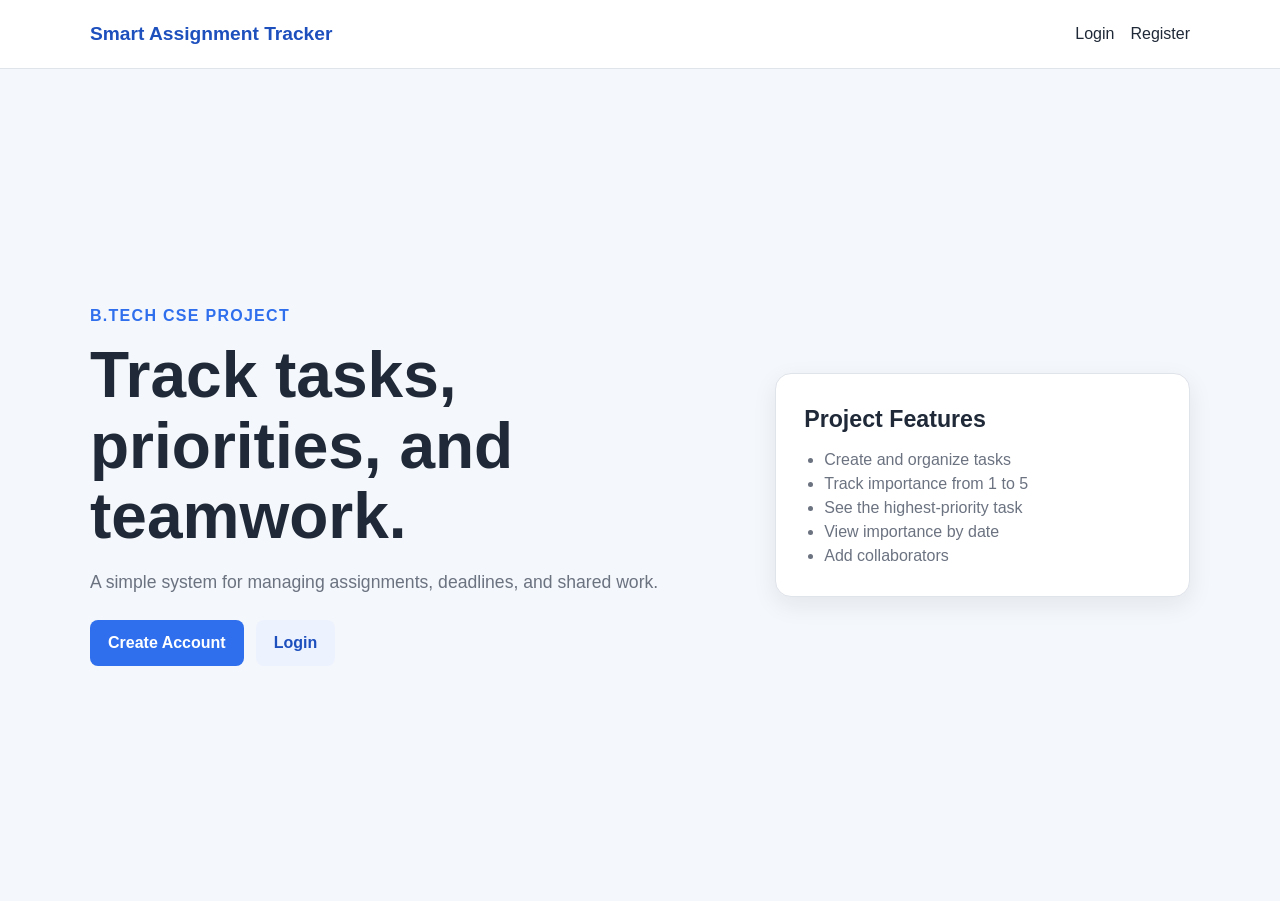
<file: src/main/resources/index.html>
<!DOCTYPE html>
<html lang="en">
<head>
    <meta charset="UTF-8">
    <meta name="viewport" content="width=device-width, initial-scale=1.0">
    <title>Smart Assignment Tracker</title>
    <link rel="stylesheet" href="css/style.css">
</head>
<body>
    <header class="site-header">
        <div class="container nav">
            <a class="brand" href="index.html">Smart Assignment Tracker</a>
            <nav>
                <a href="login.html">Login</a>
                <a href="register.html">Register</a>
            </nav>
        </div>
    </header>

    <main class="hero">
        <div class="container hero-content">
            <div>
                <p class="eyebrow">B.Tech CSE Project</p>
                <h1>Track tasks, priorities, and teamwork.</h1>
                <p class="lead">A simple system for managing assignments, deadlines, and shared work.</p>
                <div class="hero-actions">
                    <a class="button primary" href="register.html">Create Account</a>
                    <a class="button secondary" href="login.html">Login</a>
                </div>
            </div>
            <div class="hero-card">
                <h2>Project Features</h2>
                <ul>
                    <li>Create and organize tasks</li>
                    <li>Track importance from 1 to 5</li>
                    <li>See the highest-priority task</li>
                    <li>View importance by date</li>
                    <li>Add collaborators</li>
                </ul>
            </div>
        </div>
    </main>
</body>
</html>
</file>
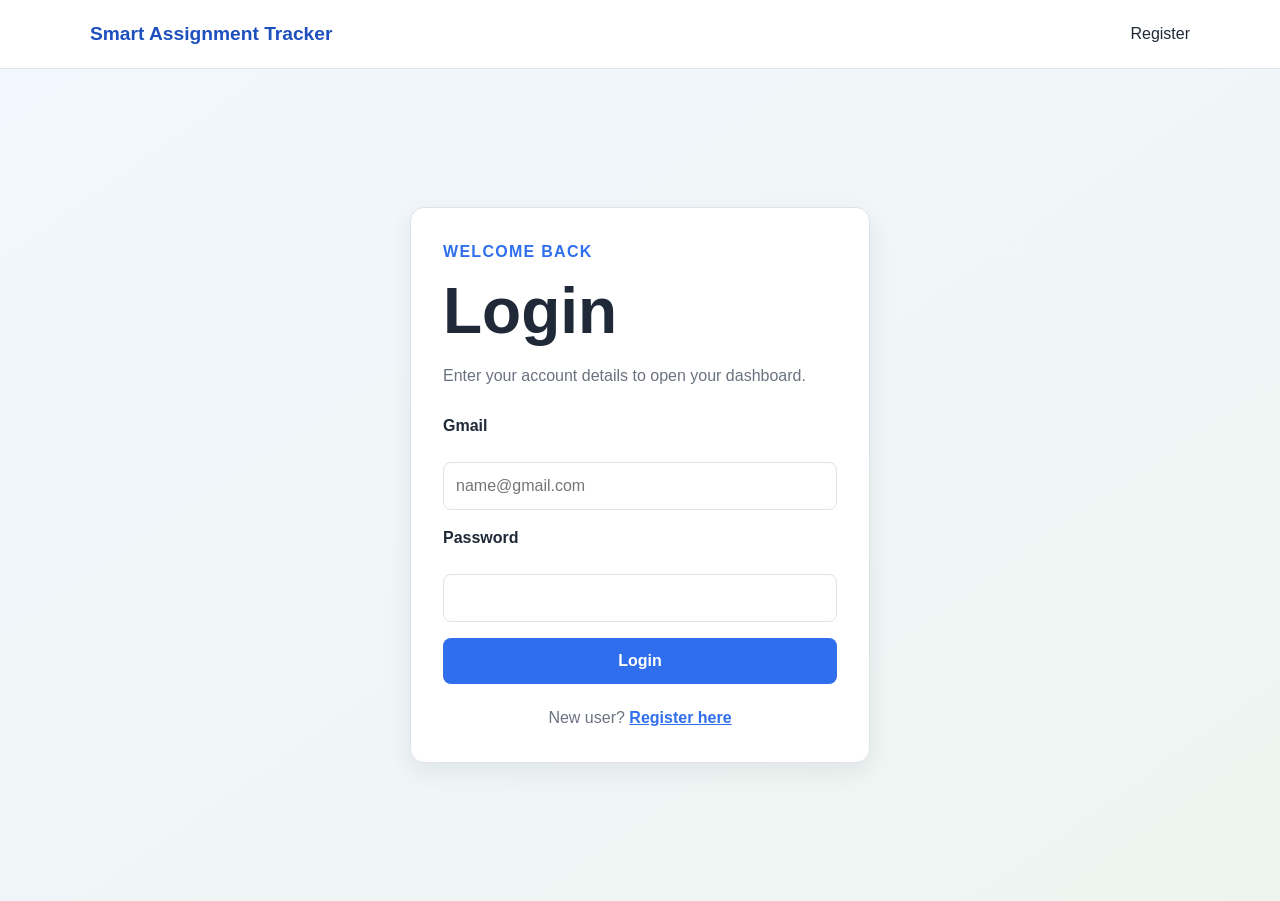
<file: src/main/resources/dashboard.html>
<!DOCTYPE html>
<html lang="en">
<head>
    <meta charset="UTF-8">
    <meta name="viewport" content="width=device-width, initial-scale=1.0">
    <title>Dashboard | Smart Assignment Tracker</title>
    <link rel="stylesheet" href="css/style.css">
</head>
<body>
    <header class="site-header dashboard-header">
        <div class="container nav">
            <a class="brand" href="dashboard.html">Smart Assignment Tracker</a>
            <nav>
                <span id="userLabel">User</span>
                <button id="logoutButton" class="button link-button" type="button">Logout</button>
            </nav>
        </div>
    </header>

    <main class="container dashboard">
        <section id="message" class="message" role="alert" aria-live="polite"></section>

        <section class="panel create-task-panel">
            <div class="section-heading">
                <h2>Create Task</h2>
            </div>
            <form id="createTaskForm" class="task-form" novalidate>
                <div class="form-grid">
                    <div>
                        <label for="taskTitle">Task title</label>
                        <input id="taskTitle" name="title" type="text" maxlength="150" required>
                    </div>
                    <div>
                        <label for="taskImportance">Importance</label>
                        <select id="taskImportance" name="importance" required>
                            <option value="">Select</option>
                            <option value="1">1</option>
                            <option value="2">2</option>
                            <option value="3">3</option>
                            <option value="4">4</option>
                            <option value="5">5</option>
                        </select>
                    </div>
                    <div class="full-width">
                        <label for="taskDescription">Description</label>
                        <textarea id="taskDescription" name="description" rows="3" placeholder="Add task details"></textarea>
                    </div>
                    <div>
                        <label for="taskDueDate">Due date</label>
                        <input id="taskDueDate" name="due_date" type="date">
                    </div>
                </div>
                <button class="button primary" type="submit">Create Task</button>
            </form>
        </section>

        <section class="panel">
            <div class="section-heading">
                <h2>Task List</h2>
            </div>
            <div class="table-wrapper">
                <table>
                    <thead>
                        <tr>
                            <th>Title</th>
                            <th>Description</th>
                            <th>Importance</th>
                            <th>Due date</th>
                            <th>Status</th>
                            <th>Action</th>
                        </tr>
                    </thead>
                    <tbody id="taskList"></tbody>
                </table>
            </div>
        </section>

        <section class="panel priority-panel">
            <div class="section-heading">
                <h2>Highest Priority Task</h2>
            </div>
            <div id="priorityTask" class="priority-content">No incomplete task available.</div>
        </section>

        <section class="panel calendar-panel">
            <div class="section-heading">
                <h2>Calendar Importance</h2>
            </div>
            <div class="table-wrapper">
                <table>
                    <thead>
                        <tr>
                            <th>Date</th>
                            <th>Total Importance</th>
                        </tr>
                    </thead>
                    <tbody id="calendarTable"></tbody>
                </table>
            </div>
        </section>

        <section class="panel collaborators-panel">
            <div class="section-heading">
                <h2>Collaborators</h2>
            </div>
            <div id="collaboratorTaskSection" class="collaborator-task-list"></div>
        </section>
    </main>

    <script src="js/app.js"></script>
</body>
</html>
</file>
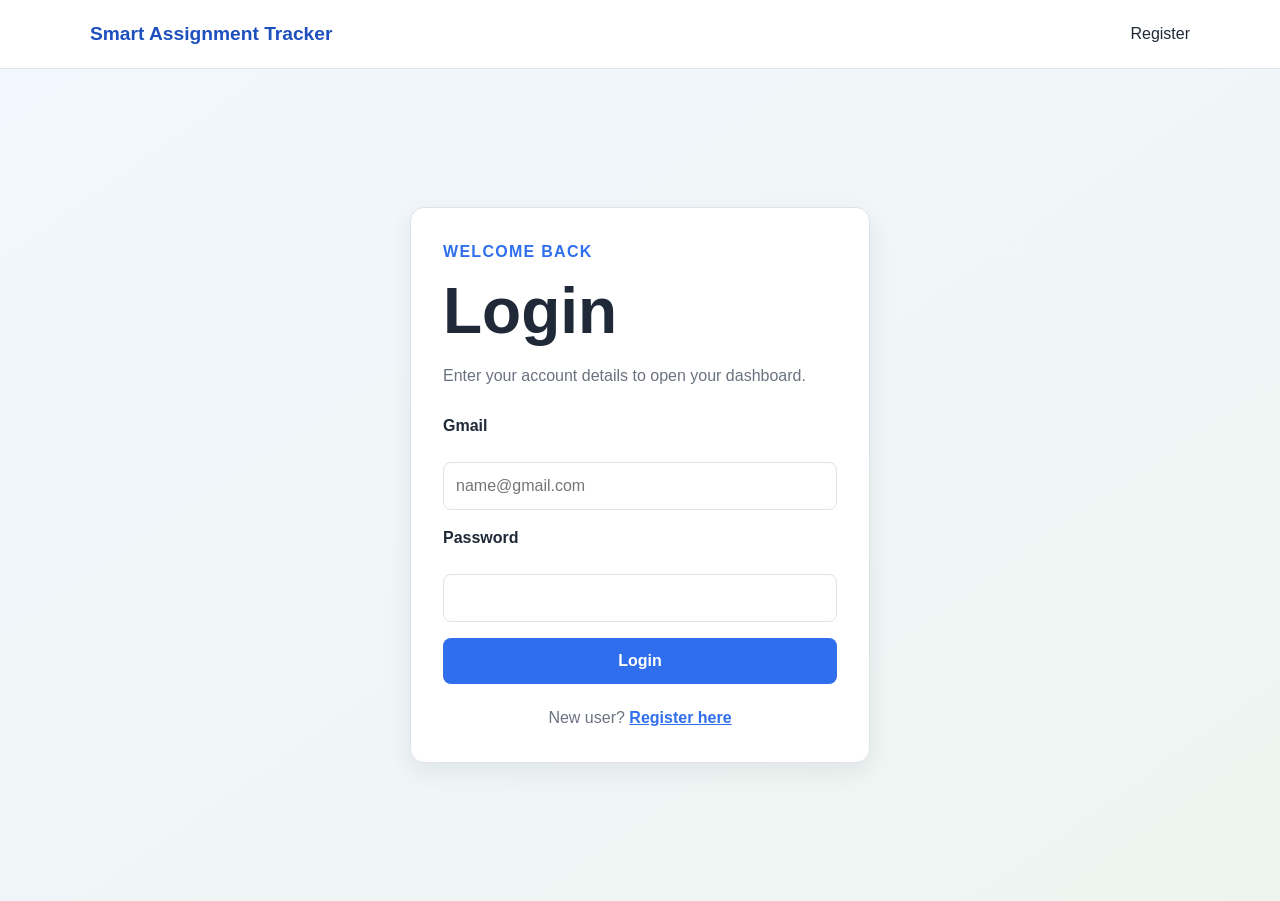
<file: src/main/resources/login.html>
<!DOCTYPE html>
<html lang="en">
<head>
    <meta charset="UTF-8">
    <meta name="viewport" content="width=device-width, initial-scale=1.0">
    <title>Login | Smart Assignment Tracker</title>
    <link rel="stylesheet" href="css/style.css">
</head>
<body class="auth-page">
    <header class="site-header">
        <div class="container nav">
            <a class="brand" href="index.html">Smart Assignment Tracker</a>
            <nav>
                <a href="register.html">Register</a>
            </nav>
        </div>
    </header>

    <main class="container auth-container">
        <section class="auth-card">
            <p class="eyebrow">Welcome back</p>
            <h1>Login</h1>
            <p class="auth-intro">Enter your account details to open your dashboard.</p>

            <form id="loginForm" novalidate>
                <label for="loginGmail">Gmail</label>
                <input id="loginGmail" name="gmail" type="email" autocomplete="email" placeholder="name@gmail.com" required>

                <label for="loginPassword">Password</label>
                <input id="loginPassword" name="password" type="password" autocomplete="current-password" required>

                <button class="button primary full-width" type="submit">Login</button>
            </form>

            <p class="auth-switch">New user? <a href="register.html">Register here</a></p>
            <div id="message" class="message" role="alert" aria-live="polite"></div>
        </section>
    </main>

    <script src="js/app.js"></script>
</body>
</html>
</file>
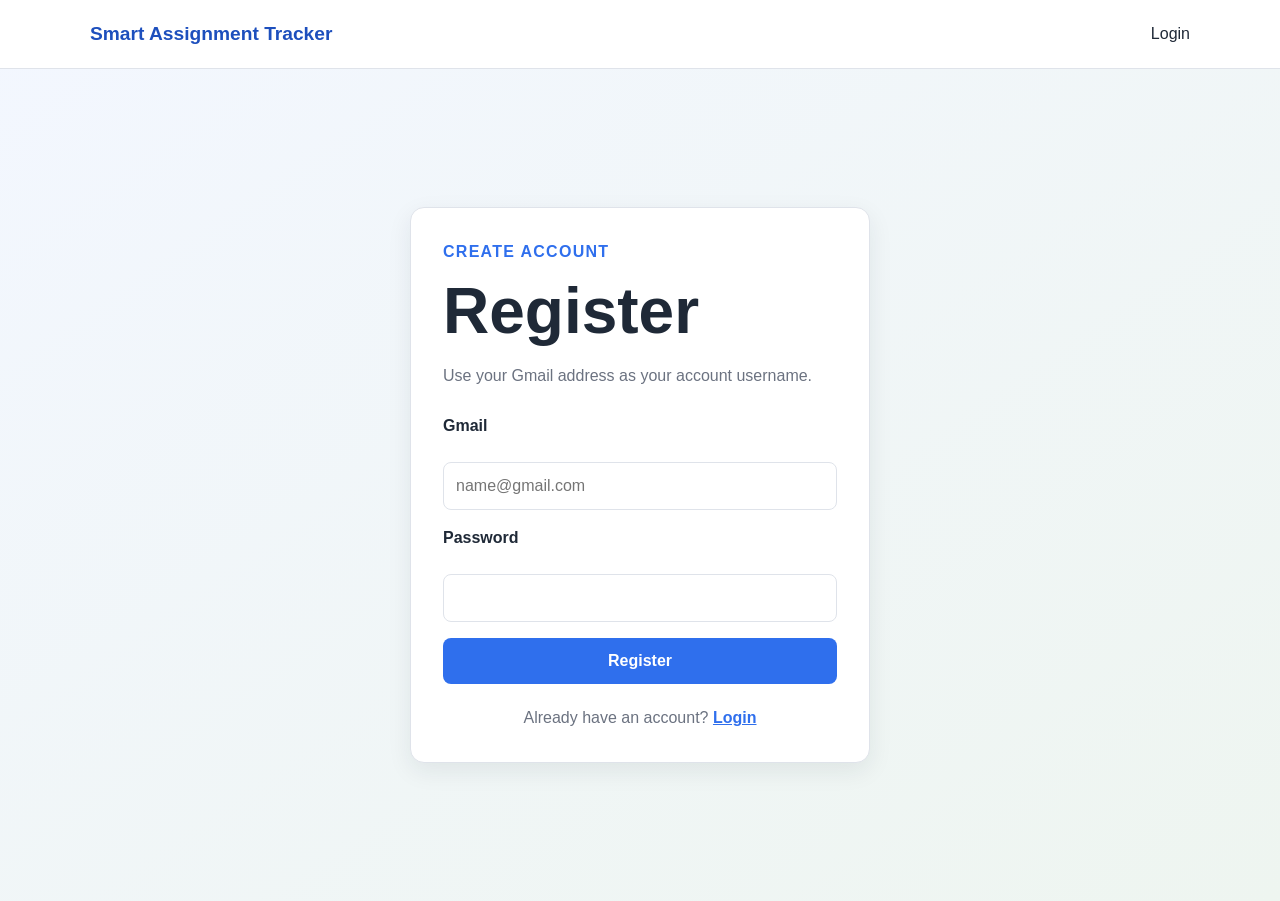
<file: src/main/resources/register.html>
<!DOCTYPE html>
<html lang="en">
<head>
    <meta charset="UTF-8">
    <meta name="viewport" content="width=device-width, initial-scale=1.0">
    <title>Register | Smart Assignment Tracker</title>
    <link rel="stylesheet" href="css/style.css">
</head>
<body class="auth-page">
    <header class="site-header">
        <div class="container nav">
            <a class="brand" href="index.html">Smart Assignment Tracker</a>
            <nav>
                <a href="login.html">Login</a>
            </nav>
        </div>
    </header>

    <main class="container auth-container">
        <section class="auth-card">
            <p class="eyebrow">Create account</p>
            <h1>Register</h1>
            <p class="auth-intro">Use your Gmail address as your account username.</p>

            <form id="registerForm" novalidate>
                <label for="gmail">Gmail</label>
                <input id="gmail" name="gmail" type="email" autocomplete="email" placeholder="name@gmail.com" required>

                <label for="password">Password</label>
                <input id="password" name="password" type="password" autocomplete="new-password" minlength="6" required>

                <button class="button primary full-width" type="submit">Register</button>
            </form>

            <p class="auth-switch">Already have an account? <a href="login.html">Login</a></p>
            <div id="message" class="message" role="alert" aria-live="polite"></div>
        </section>
    </main>

    <script src="js/app.js"></script>
</body>
</html>
</file>
<file: src/main/resources/css/style.css>
:root {
    --primary: #2f6fed;
    --primary-dark: #1d4fbd;
    --accent: #e9f0ff;
    --success: #1f8f5f;
    --success-bg: #eafaf1;
    --error: #b42318;
    --error-bg: #fdecec;
    --text: #1f2937;
    --muted: #6b7280;
    --border: #dfe3ea;
    --panel: #ffffff;
    --background: #f4f7fb;
    --shadow: 0 8px 24px rgba(31, 41, 55, 0.08);
}

* {
    box-sizing: border-box;
}

body {
    margin: 0;
    min-width: 320px;
    background: var(--background);
    color: var(--text);
    font-family: Arial, Helvetica, sans-serif;
    line-height: 1.5;
}

button,
input,
select,
textarea {
    font: inherit;
}

.container {
    width: min(1100px, calc(100% - 32px));
    margin: 0 auto;
}

.site-header {
    background: var(--panel);
    border-bottom: 1px solid var(--border);
    position: sticky;
    top: 0;
    z-index: 10;
}

.nav {
    display: flex;
    align-items: center;
    justify-content: space-between;
    min-height: 68px;
    gap: 20px;
}

.brand {
    color: var(--primary-dark);
    font-size: 1.2rem;
    font-weight: 700;
    text-decoration: none;
}

nav {
    display: flex;
    align-items: center;
    gap: 16px;
}

nav a,
.link-button {
    color: var(--text);
    text-decoration: none;
}

.hero {
    display: flex;
    align-items: center;
    min-height: calc(100vh - 68px);
    padding: 64px 0;
}

.hero-content {
    display: grid;
    grid-template-columns: 1.4fr 0.9fr;
    gap: 40px;
    align-items: center;
}

h1,
h2,
h3,
p {
    margin-top: 0;
}

h1 {
    font-size: clamp(2.2rem, 5vw, 4rem);
    line-height: 1.1;
    margin-bottom: 18px;
}

h2 {
    font-size: 1.45rem;
    margin-bottom: 12px;
}

.eyebrow {
    color: var(--primary);
    font-weight: 700;
    letter-spacing: 0.08em;
    text-transform: uppercase;
    margin-bottom: 12px;
}

.lead {
    color: var(--muted);
    font-size: 1.1rem;
    max-width: 620px;
}

.hero-actions {
    display: flex;
    flex-wrap: wrap;
    gap: 12px;
    margin-top: 24px;
}

.hero-card {
    background: var(--panel);
    border: 1px solid var(--border);
    border-radius: 16px;
    padding: 28px;
    box-shadow: var(--shadow);
}

.hero-card ul {
    margin: 0;
    padding-left: 20px;
    color: var(--muted);
}

.auth-page {
    background: linear-gradient(145deg, #f3f7ff, #eef5f0);
}

.auth-container {
    display: grid;
    place-items: center;
    min-height: calc(100vh - 68px);
    padding: 40px 0;
}

.auth-card,
.panel {
    background: var(--panel);
    border: 1px solid var(--border);
    border-radius: 14px;
    box-shadow: var(--shadow);
}

.auth-card {
    width: min(460px, 100%);
    padding: 32px;
}

.auth-intro {
    color: var(--muted);
    margin-bottom: 26px;
}

label {
    display: block;
    font-weight: 700;
    margin-bottom: 8px;
}

input,
select,
textarea {
    width: 100%;
    padding: 11px 12px;
    border: 1px solid var(--border);
    border-radius: 8px;
    background: #fff;
    color: var(--text);
}

input:focus,
select:focus,
textarea:focus {
    border-color: var(--primary);
    outline: 3px solid rgba(47, 111, 237, 0.12);
}

form {
    display: grid;
    gap: 16px;
}

.button {
    display: inline-flex;
    align-items: center;
    justify-content: center;
    padding: 11px 18px;
    border: 0;
    border-radius: 8px;
    background: #dfe7f8;
    color: var(--text);
    font-weight: 700;
    cursor: pointer;
    text-decoration: none;
    transition: transform 0.15s ease, background 0.15s ease;
}

.button:hover {
    transform: translateY(-1px);
}

.button.primary {
    background: var(--primary);
    color: white;
}

.button.primary:hover {
    background: var(--primary-dark);
}

.button.secondary {
    background: #edf2ff;
    color: var(--primary-dark);
}

.button.link-button {
    background: transparent;
    padding: 6px 0;
    color: var(--text);
}

.full-width {
    width: 100%;
}

.auth-switch {
    color: var(--muted);
    text-align: center;
    margin: 22px 0 0;
}

.auth-switch a {
    color: var(--primary);
    font-weight: 700;
}

.message {
    display: none;
    margin-top: 18px;
    padding: 12px 14px;
    border-radius: 8px;
    font-weight: 700;
}

.message.visible {
    display: block;
}

.message.success {
    background: var(--success-bg);
    border: 1px solid #bfe7d1;
    color: var(--success);
}

.message.error {
    background: var(--error-bg);
    border: 1px solid #f2b9b3;
    color: var(--error);
}

.dashboard {
    padding: 32px 0 48px;
}

.dashboard-header {
    position: sticky;
}

.dashboard > .panel {
    margin-bottom: 22px;
    padding: 22px;
}

.section-heading {
    display: flex;
    align-items: center;
    justify-content: space-between;
    margin-bottom: 18px;
}

.task-form {
    gap: 18px;
}

.form-grid {
    display: grid;
    grid-template-columns: repeat(2, minmax(0, 1fr));
    gap: 16px;
}

.full-width {
    grid-column: 1 / -1;
}

.table-wrapper {
    overflow-x: auto;
}

table {
    width: 100%;
    border-collapse: collapse;
    min-width: 720px;
}

th,
td {
    padding: 12px 10px;
    border-bottom: 1px solid var(--border);
    text-align: left;
    vertical-align: top;
}

th {
    background: #f5f7fb;
    color: var(--muted);
    font-size: 0.85rem;
    text-transform: uppercase;
}

.task-badge,
.priority-badge {
    display: inline-block;
    padding: 3px 8px;
    border-radius: 999px;
    background: var(--accent);
    color: var(--primary-dark);
    font-weight: 700;
}

.status-complete {
    color: var(--success);
    font-weight: 700;
}

.status-incomplete {
    color: #a16207;
    font-weight: 700;
}

.small-button {
    padding: 7px 10px;
    margin-top: 8px;
}

.priority-content {
    min-height: 48px;
    color: var(--muted);
}

.priority-item {
    display: grid;
    gap: 8px;
}

.collaborator-task-list {
    display: grid;
    gap: 16px;
}

.task-collaborator-card {
    padding: 16px;
    border: 1px solid var(--border);
    border-radius: 10px;
    background: #fafbff;
}

.collaborator-form {
    display: grid;
    grid-template-columns: 1fr auto;
    gap: 10px;
    margin-top: 12px;
}

.collaborator-list {
    margin: 12px 0 0;
    padding-left: 20px;
    color: var(--muted);
}

.empty-state {
    color: var(--muted);
    font-style: italic;
}

@media (max-width: 760px) {
    .hero-content,
    .form-grid {
        grid-template-columns: 1fr;
    }

    .dashboard {
        padding-top: 24px;
    }

    .nav {
        min-height: 60px;
    }

    nav {
        gap: 10px;
        font-size: 0.9rem;
    }

    .auth-card,
    .panel {
        padding: 18px;
    }

    .collaborator-form {
        grid-template-columns: 1fr;
    }
}
</file>
